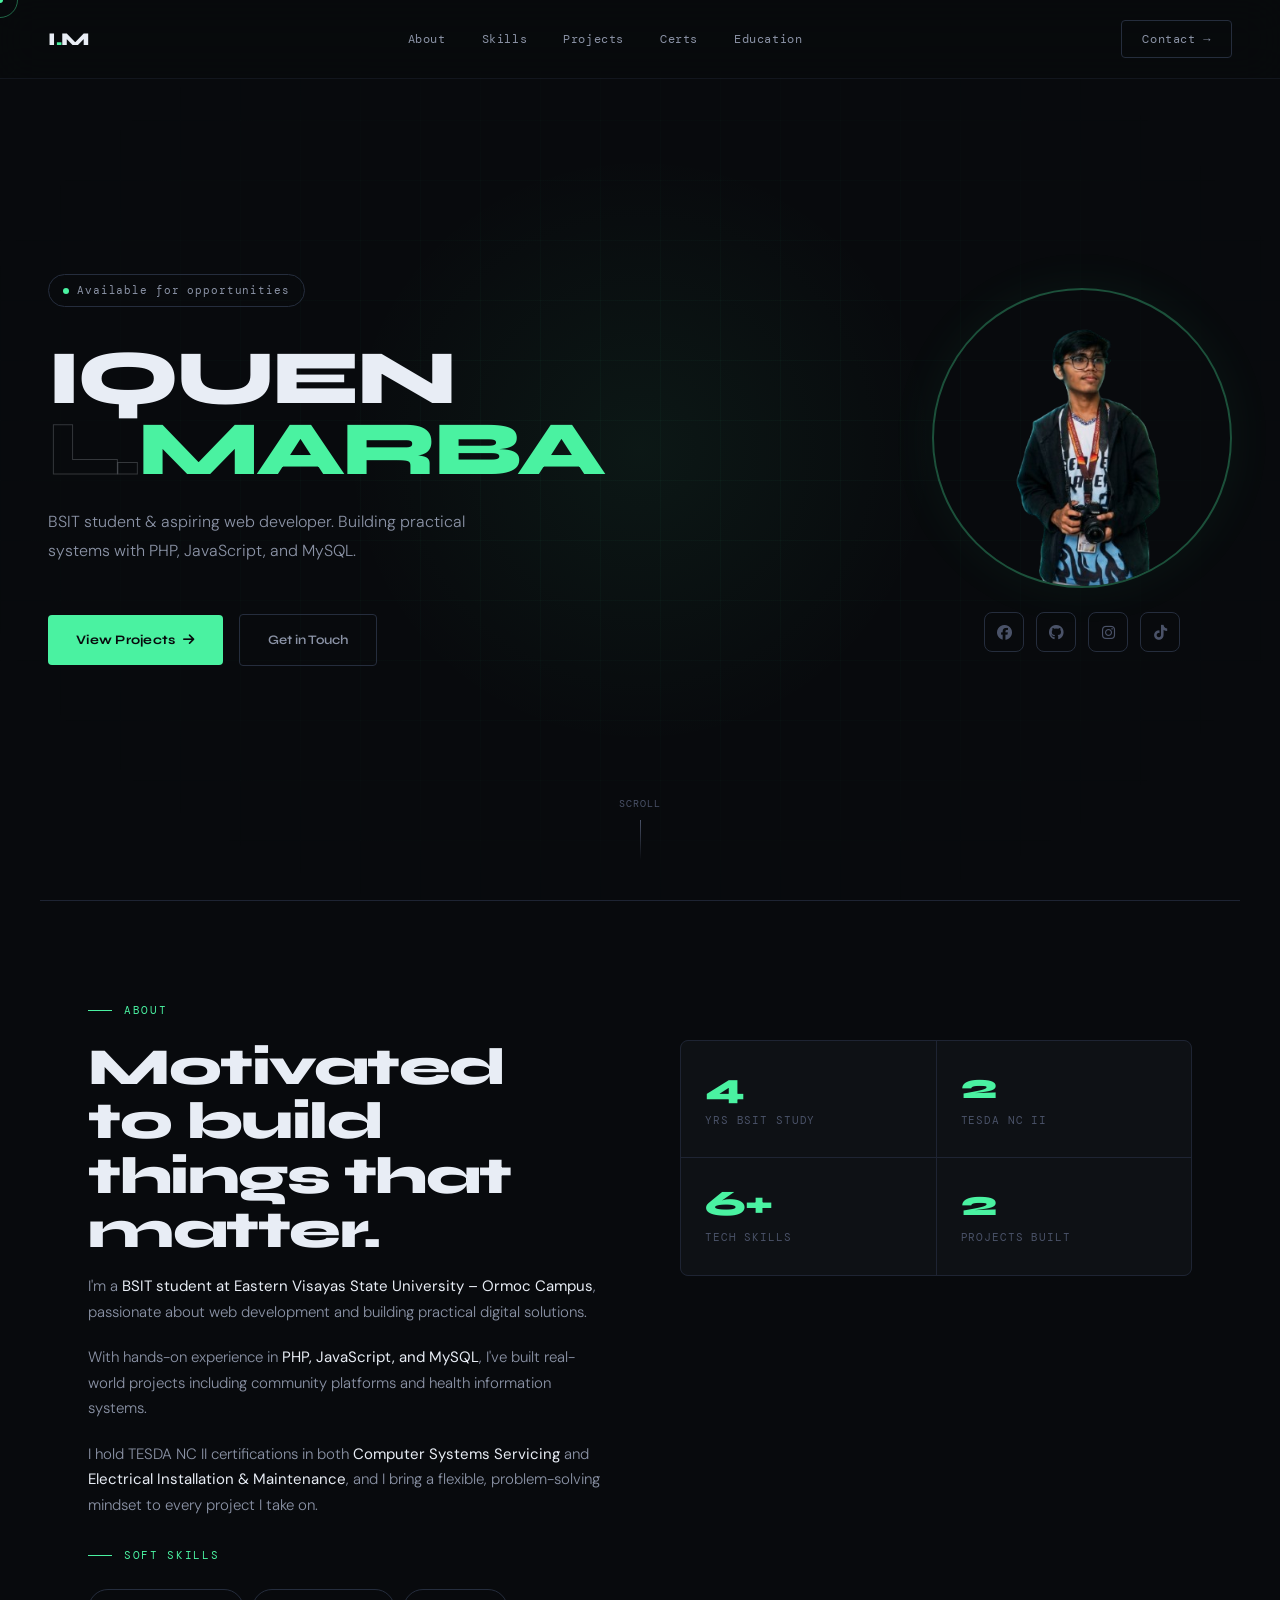
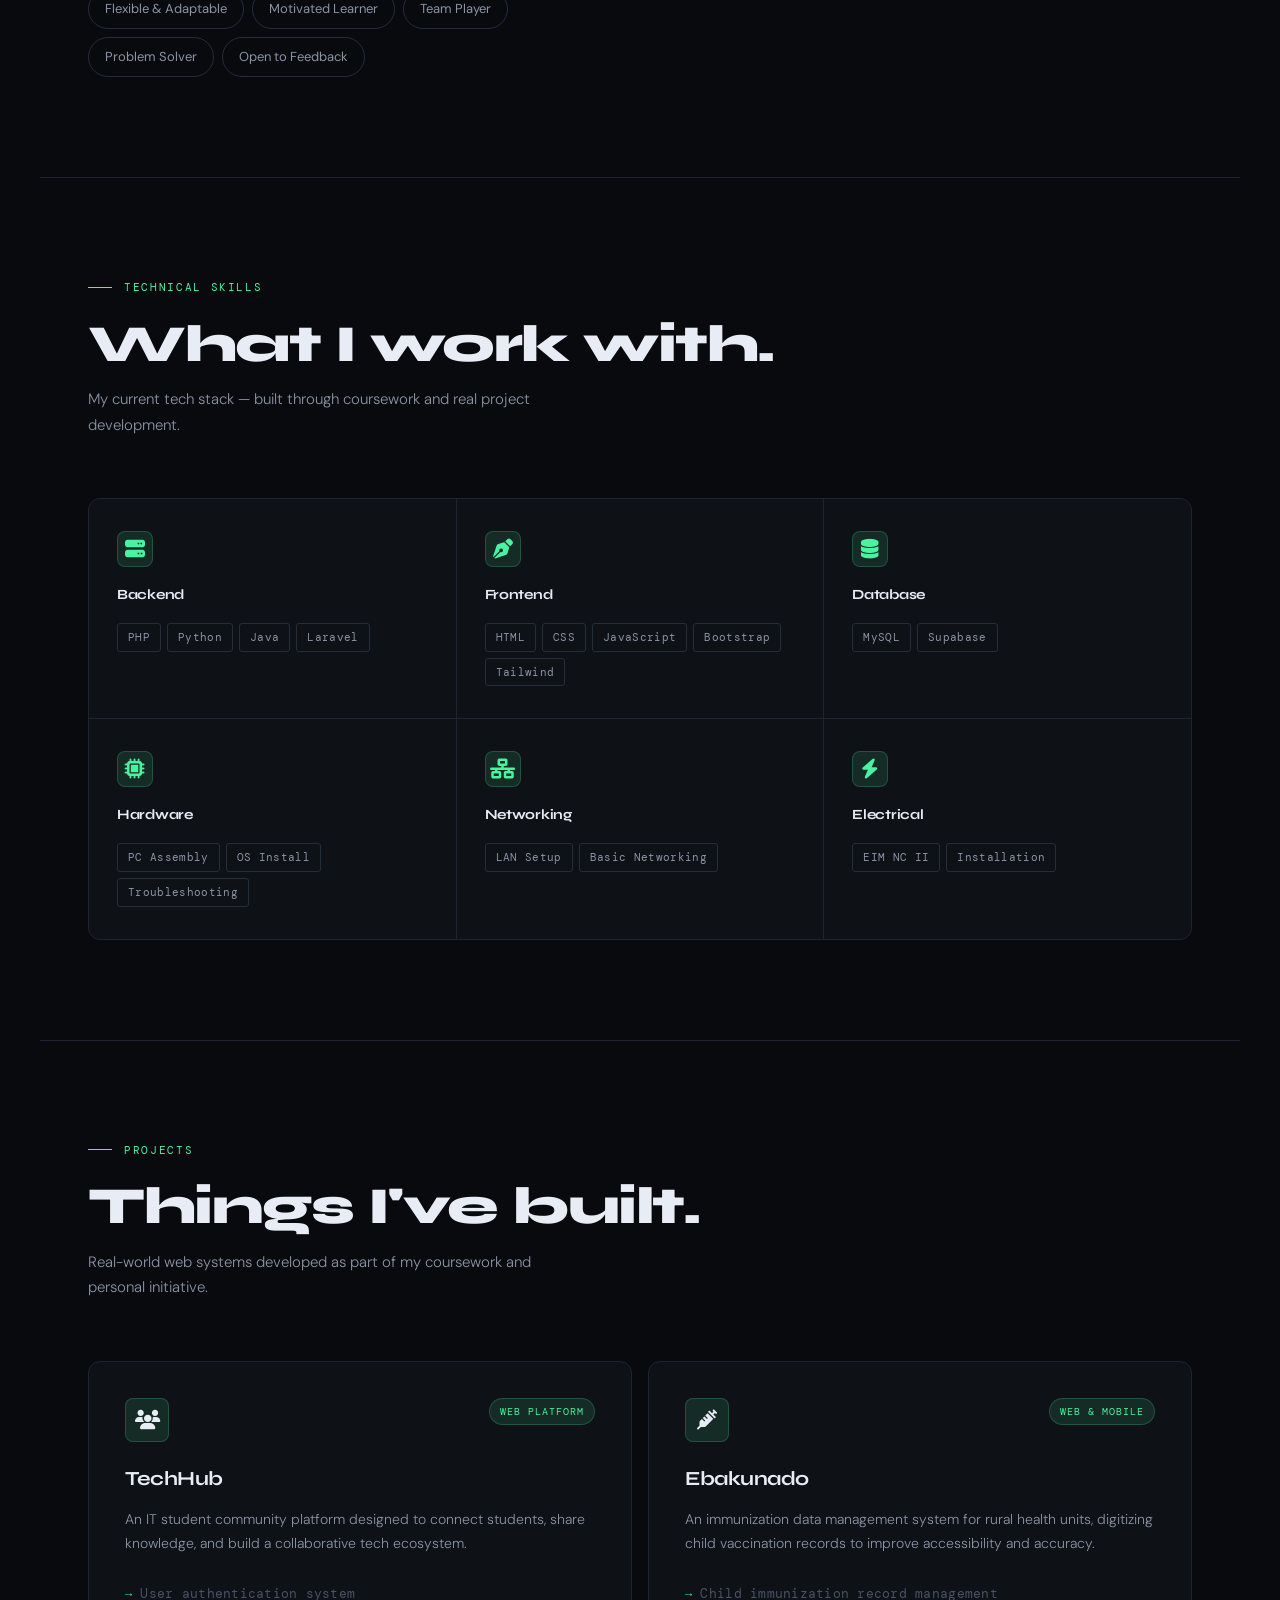
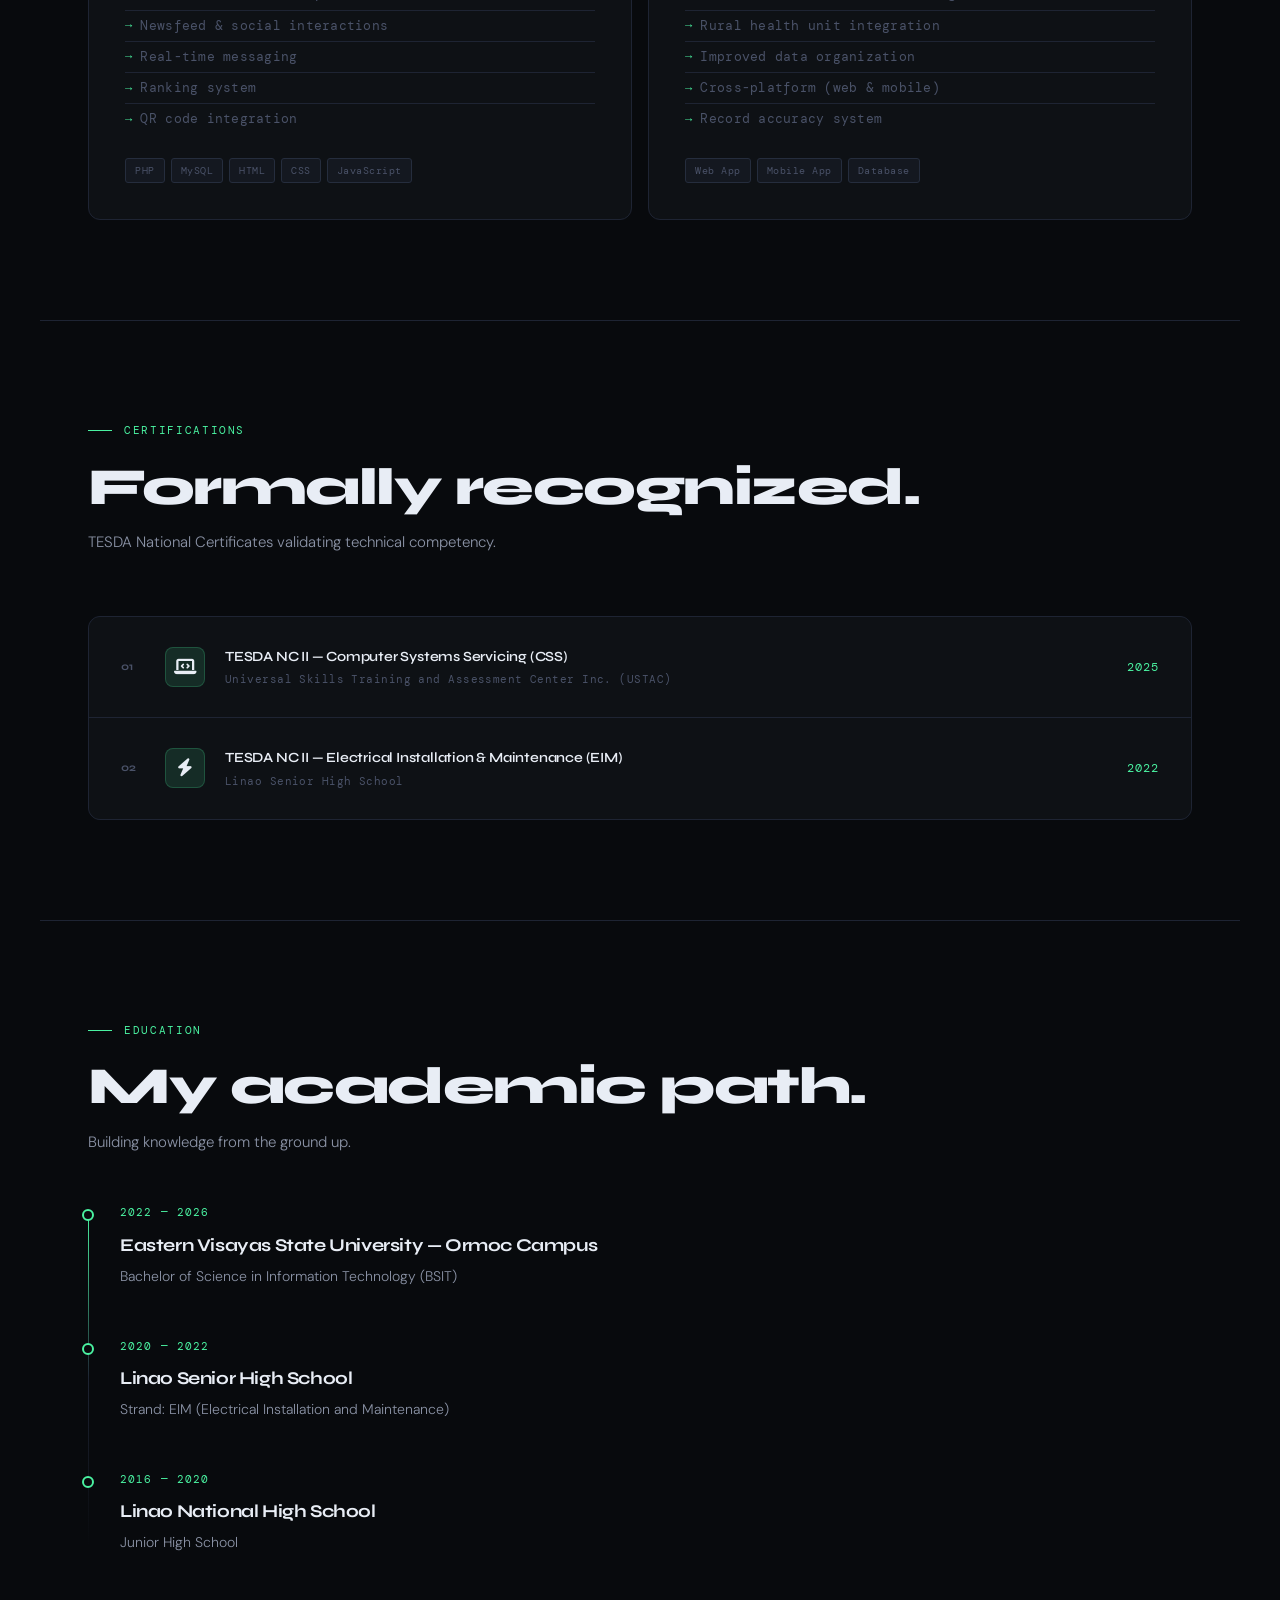
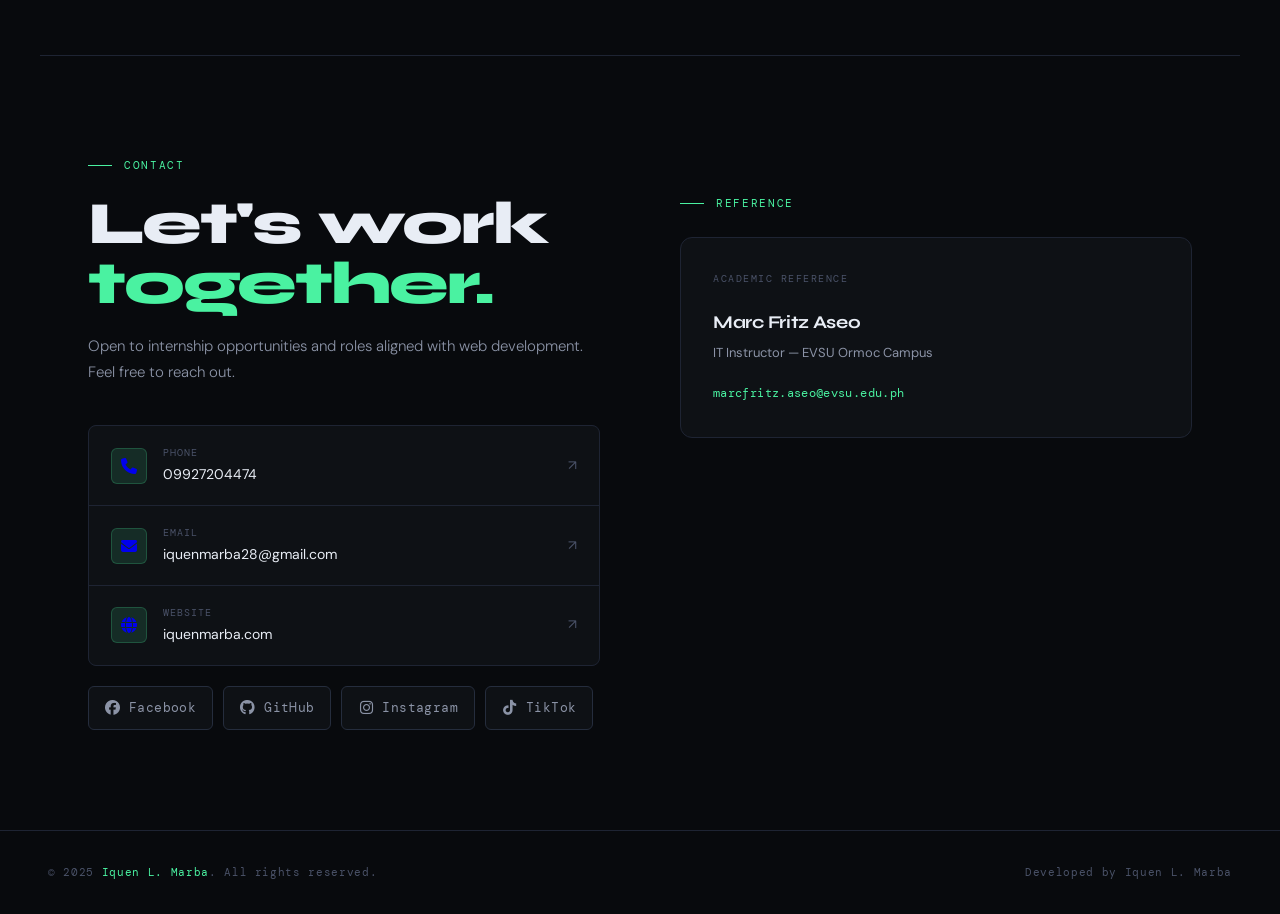
<file: index.html>
<!DOCTYPE html>
<html lang="en">

<head>
  <meta charset="UTF-8">
  <meta name="viewport" content="width=device-width, initial-scale=1.0">
  <title>Portfolio</title>
</head>

<body>

</body>
<script>
  function redirect() {
    window.location.href = "view/Portfolio.html";
  }
  redirect();
</script>

</html>
</file>
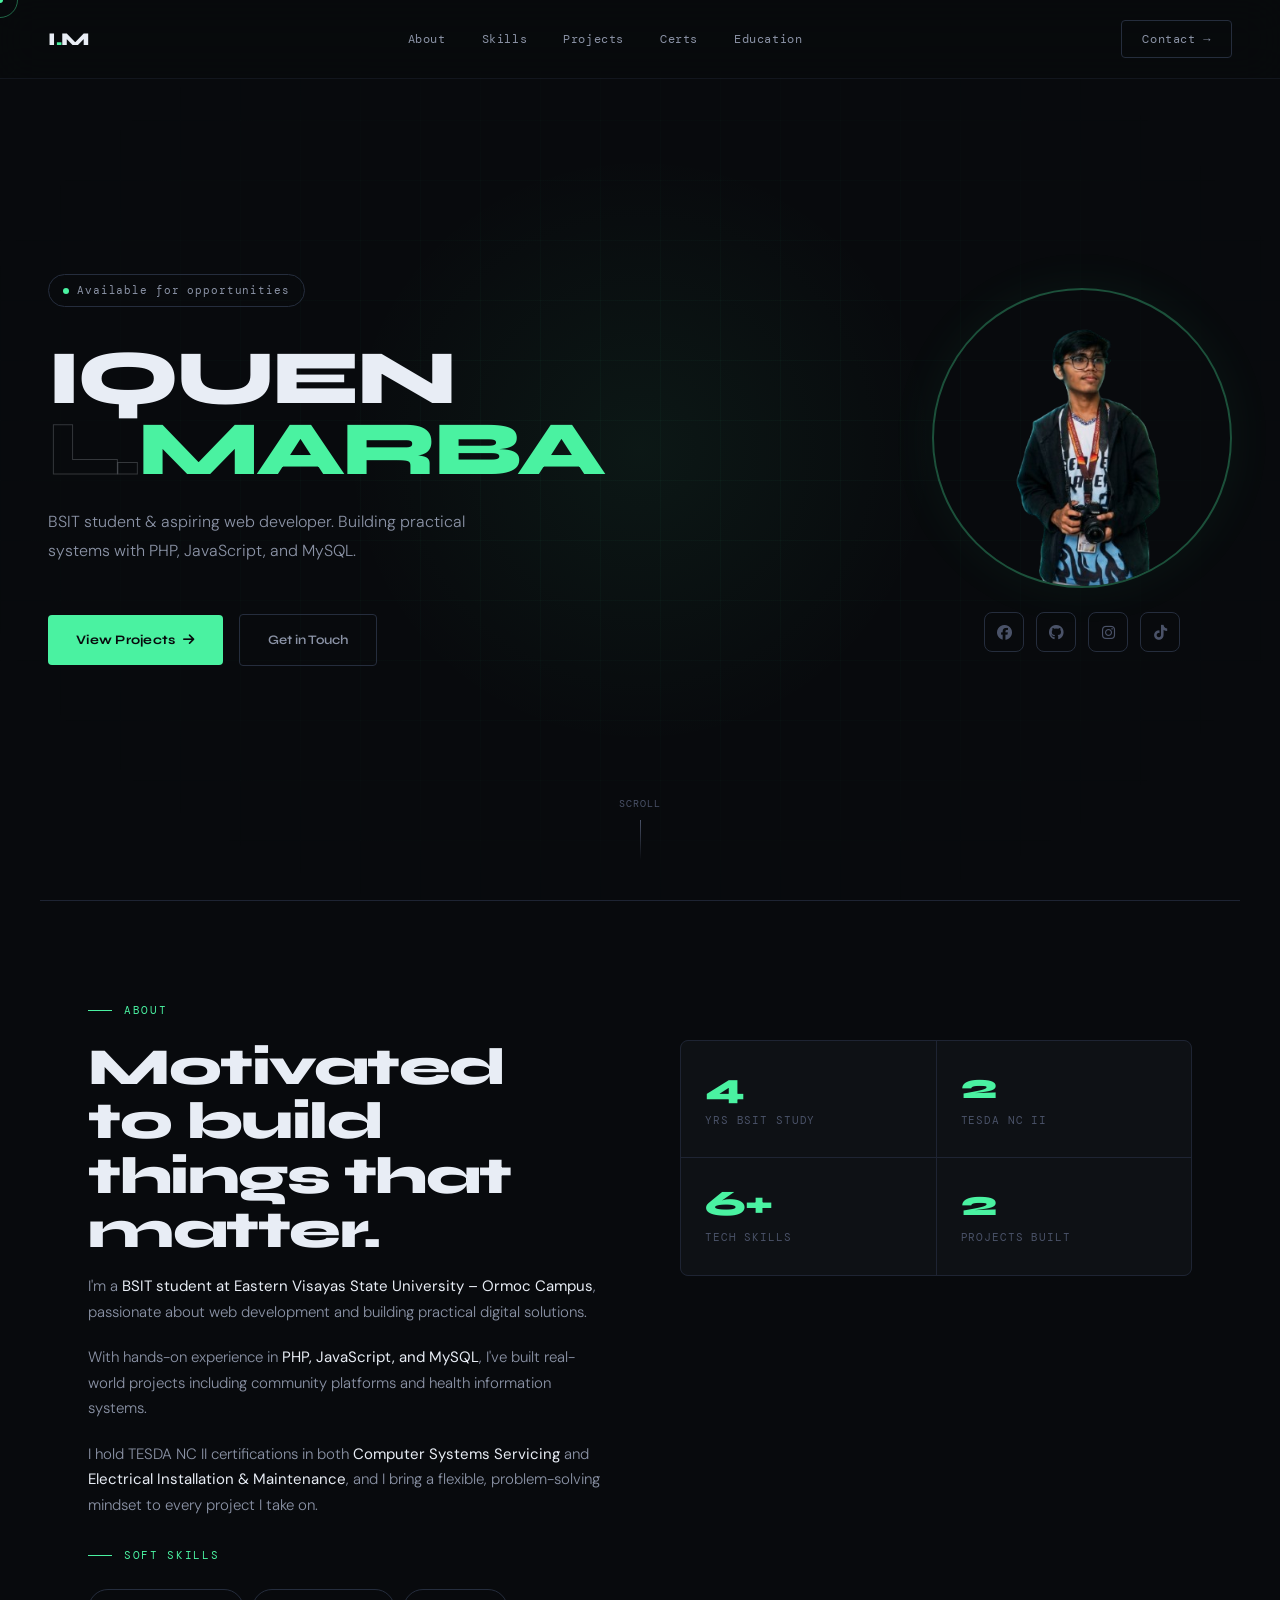
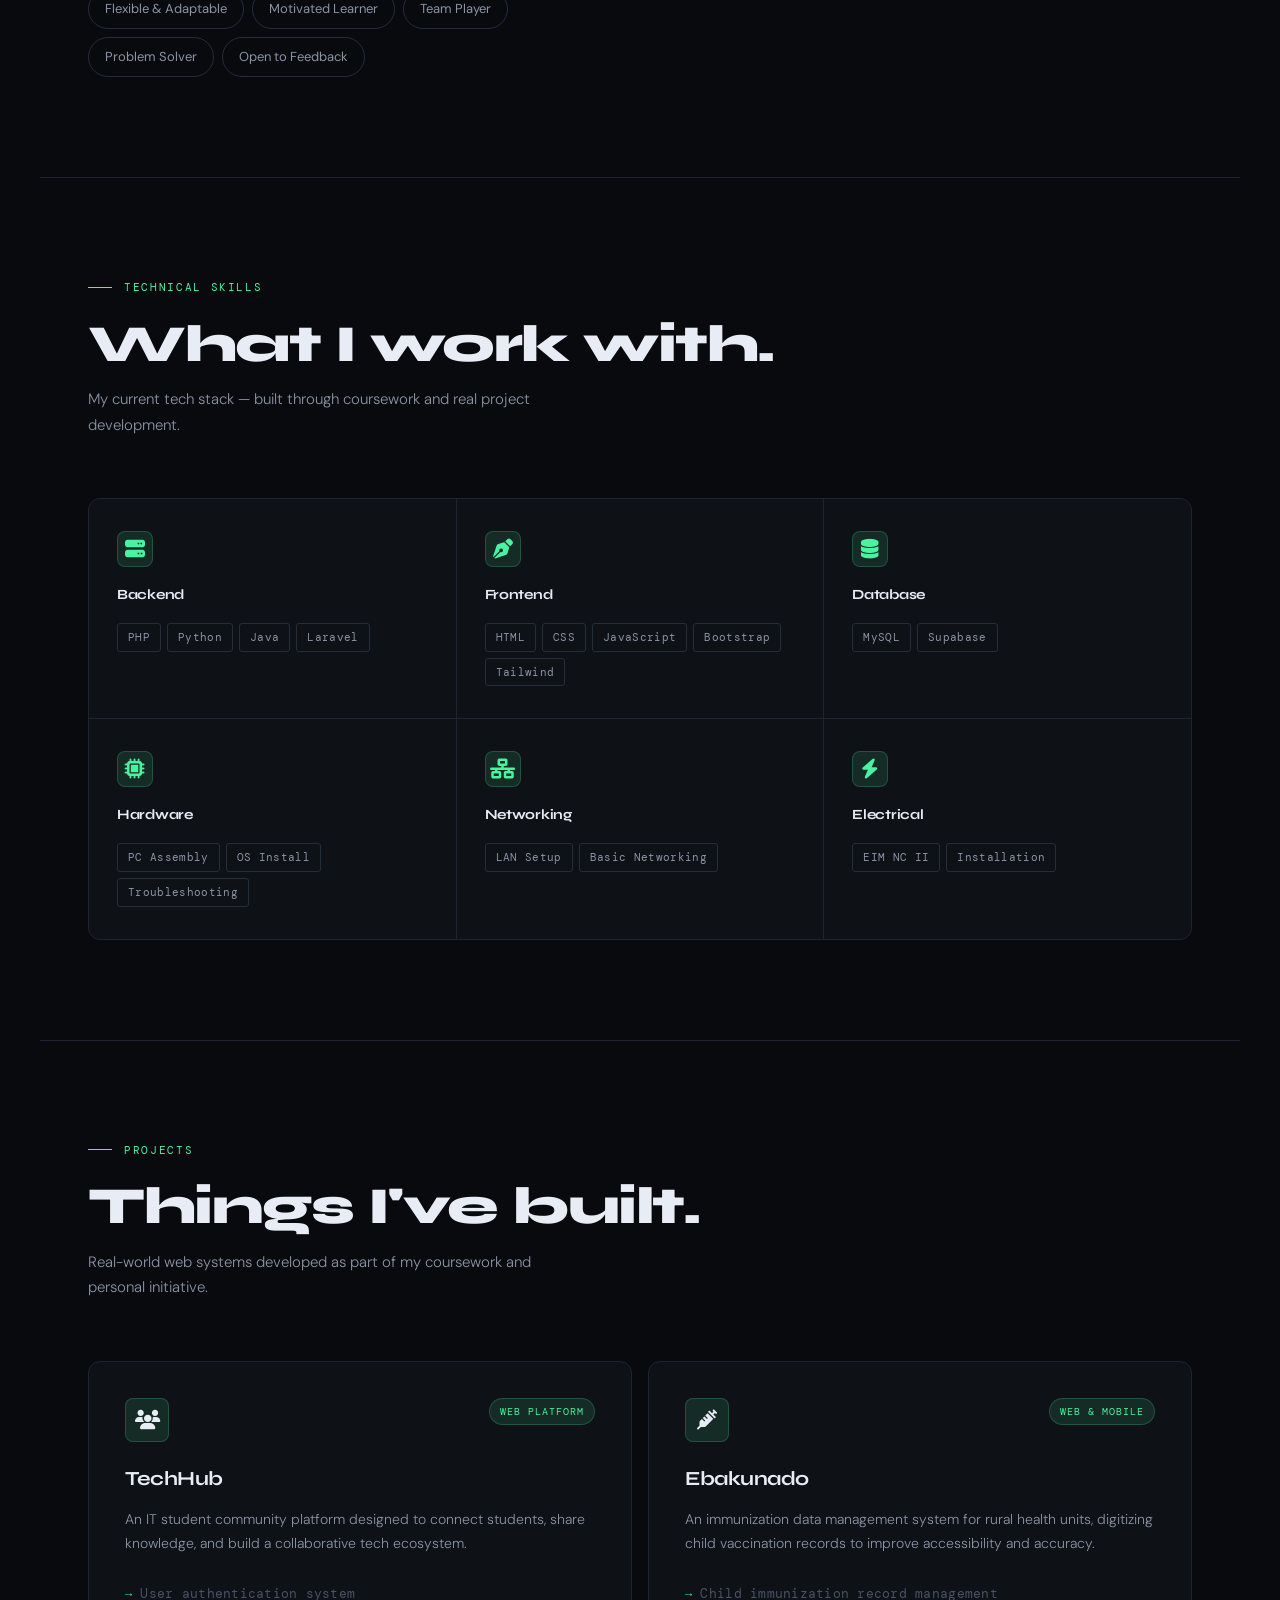
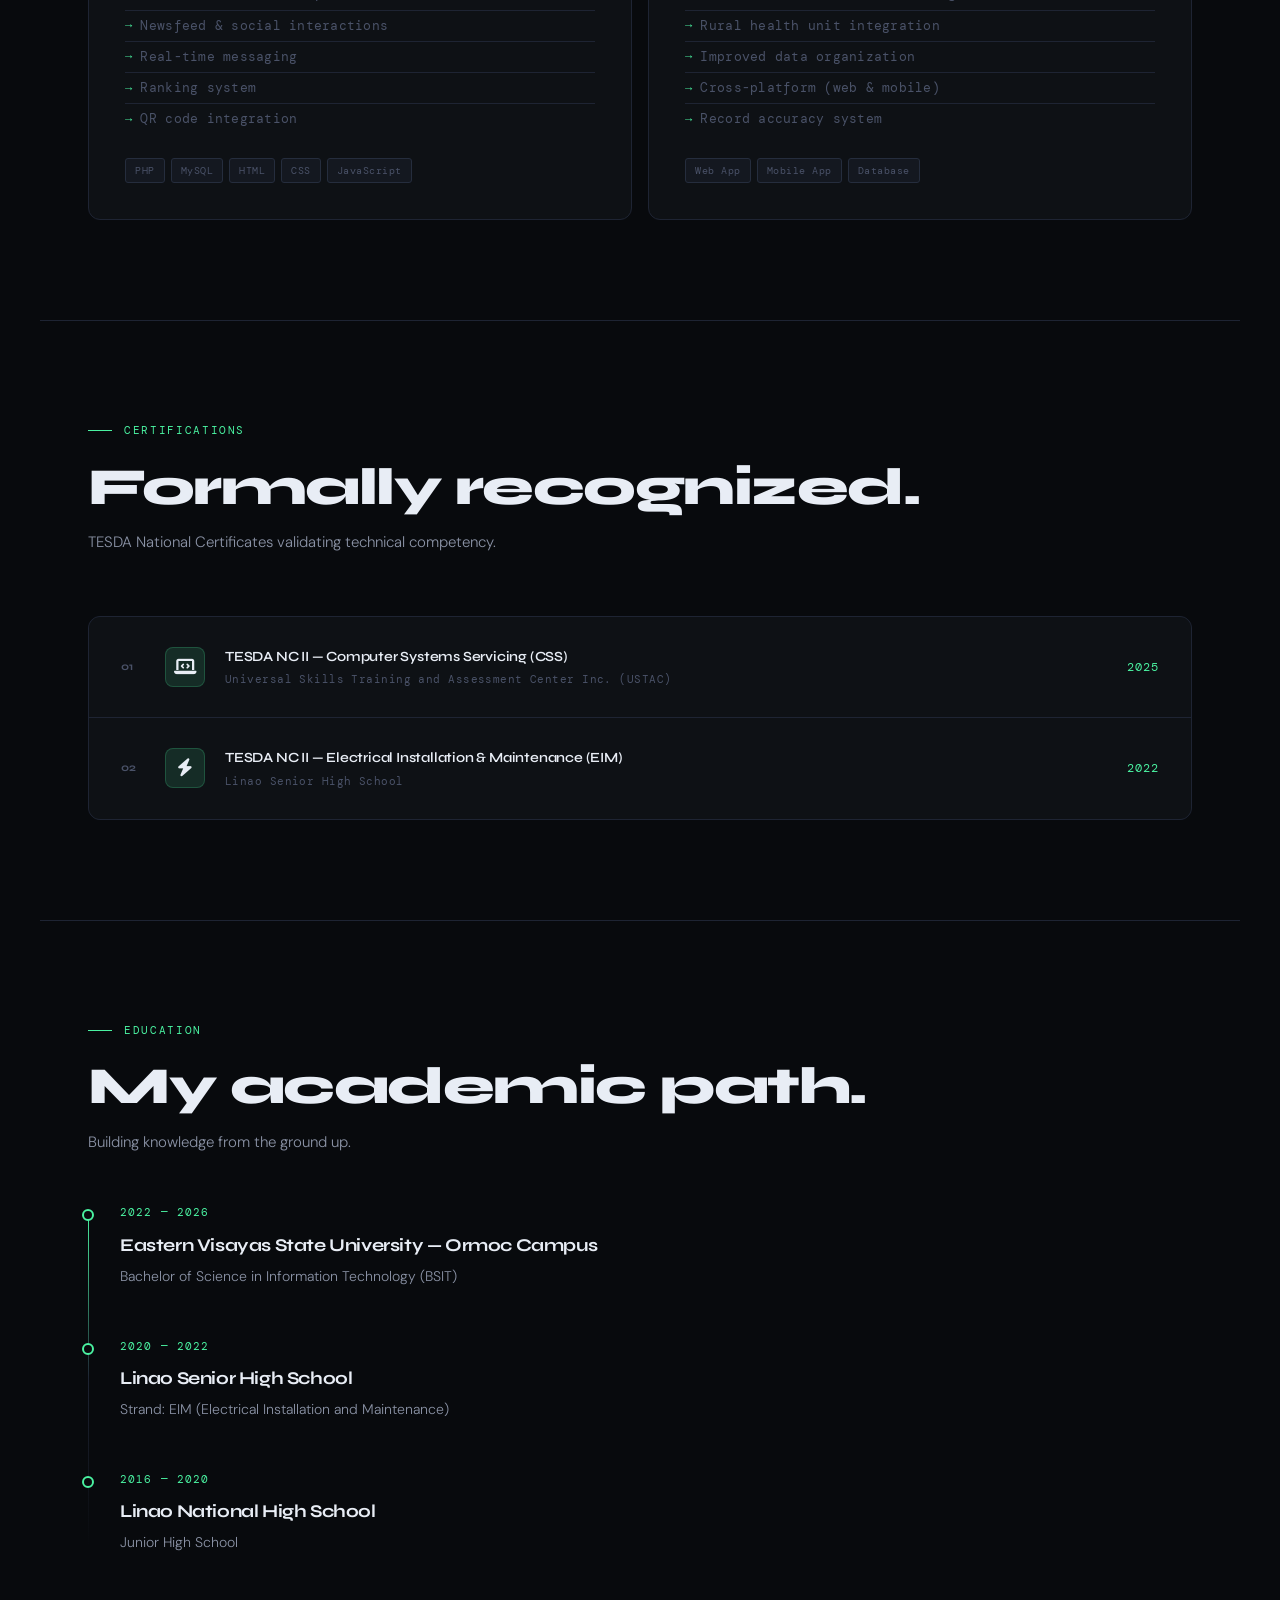
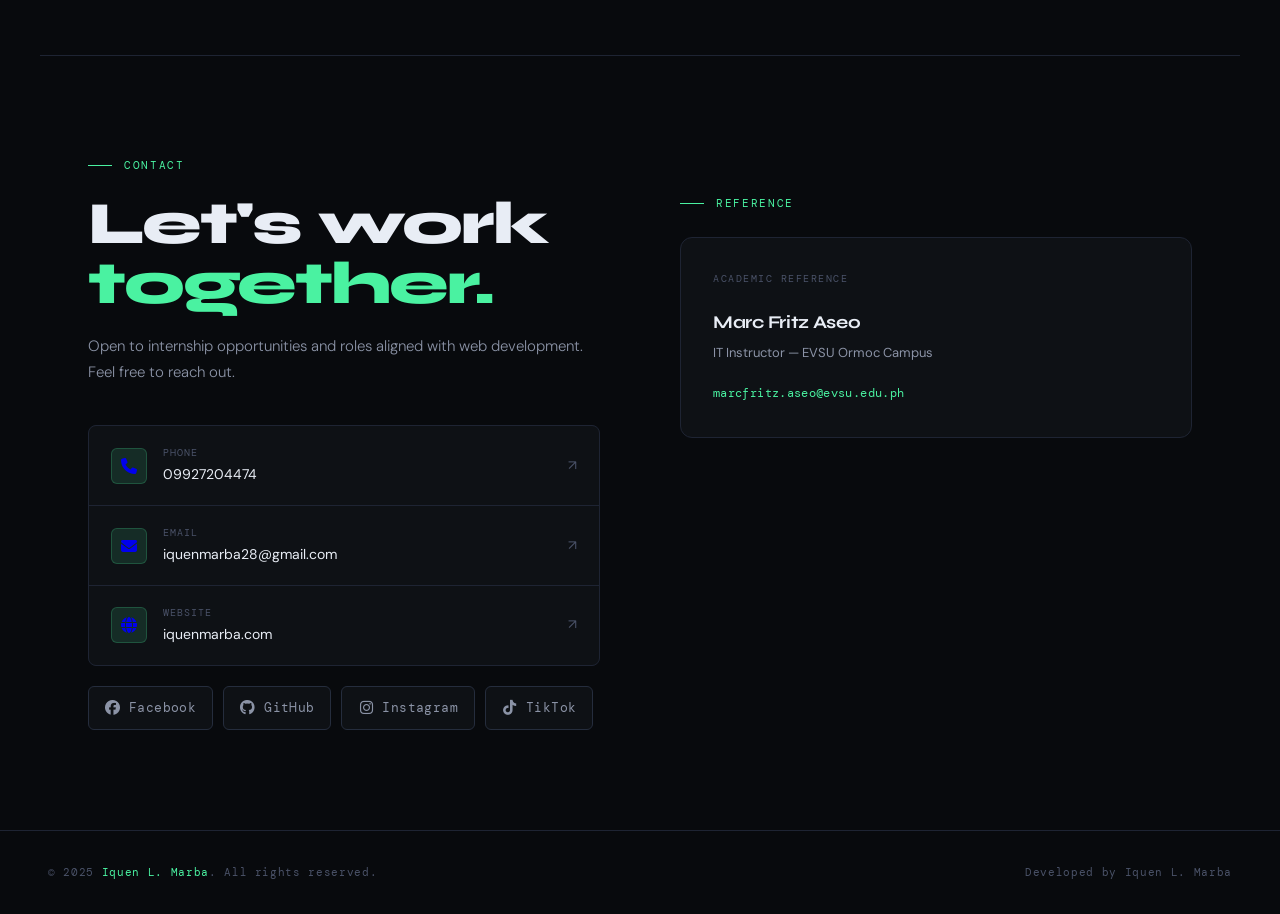
<file: view/Portfolio.html>
<!DOCTYPE html>
<html lang="en">

<head>
    <meta charset="UTF-8">
    <meta name="viewport" content="width=device-width, initial-scale=1.0">
    <title>Iquen Marba — Developer</title>
    <link rel="preconnect" href="https://fonts.googleapis.com">
    <link rel="preconnect" href="https://fonts.gstatic.com" crossorigin>
    <link rel="stylesheet" href="../css/style.css">
    <link
        href="https://fonts.googleapis.com/css2?family=Syne:wght@400;500;600;700;800&family=DM+Mono:ital,wght@0,300;0,400;1,300&family=DM+Sans:ital,opsz,wght@0,9..40,300;0,9..40,400;1,9..40,300&display=swap"
        rel="stylesheet">
    <link rel="stylesheet" href="https://cdnjs.cloudflare.com/ajax/libs/font-awesome/6.5.0/css/all.min.css">
    <style>

    </style>
</head>

<body>

    <!-- Custom cursor -->
    <div class="cursor" id="cursor">
        <div class="cursor-ring" id="cursorRing"></div>
        <div class="cursor-dot" id="cursorDot"></div>
    </div>

    <!-- Mobile menu -->
    <div class="mobile-menu" id="mobileMenu">
        <button class="mobile-close" id="mobileClose">✕</button>
        <a href="#about" onclick="closeMobile()">About</a>
        <a href="#skills" onclick="closeMobile()">Skills</a>
        <a href="#projects" onclick="closeMobile()">Projects</a>
        <a href="#certifications" onclick="closeMobile()">Certs</a>
        <a href="#education" onclick="closeMobile()">Education</a>
        <a href="#contact" onclick="closeMobile()">Contact</a>
    </div>

    <!-- Nav -->
    <nav>
        <a href="#hero" class="logo">I<span>.</span>M</a>
        <ul class="nav-links">
            <li><a href="#about">About</a></li>
            <li><a href="#skills">Skills</a></li>
            <li><a href="#projects">Projects</a></li>
            <li><a href="#certifications">Certs</a></li>
            <li><a href="#education">Education</a></li>
        </ul>
        <a href="#contact" class="nav-cta">Contact →</a>
        <button class="hamburger" id="hamburger" aria-label="Menu">
            <span></span><span></span><span></span>
        </button>
    </nav>

    <!-- Hero -->
    <div id="hero">
        <div class="hero-grid"></div>
        <div class="hero-glow"></div>
        <div class="hero-content">
            <div class="hero-text">
                <div class="hero-badge">Available for opportunities</div>
                <h1 class="hero-name">
                    IQUEN<br>
                    <span class="accent-line">L.</span><span class="highlight">MARBA</span>
                </h1>
                <p class="hero-sub">
                    BSIT student & aspiring web developer. Building practical systems with PHP, JavaScript, and MySQL.
                </p>
                <div class="hero-actions">
                    <a href="#projects" class="btn-primary">View Projects <i class="fas fa-arrow-right"></i></a>
                    <a href="#contact" class="btn-secondary">Get in Touch</a>
                </div>

            </div>
            <div class="hero-visual">
                <div class="hero-image">
                    <img src="../assets/img/pic2-removebg-preview.png" alt="Iquen Marba profile placeholder"
                        style="height: 300px;">
                </div>
                <div class="hero-socials">
                    <a href="https://www.facebook.com/iquen.marba.7/" target="_blank" class="hero-social-link"
                        title="Facebook"><i class="fab fa-facebook"></i></a>
                    <a href="https://github.com/kenox28" target="_blank" class="hero-social-link" title="GitHub"><i
                            class="fab fa-github"></i></a>
                    <a href="https://www.instagram.com/aykwen/" target="_blank" class="hero-social-link"
                        title="Instagram"><i class="fab fa-instagram"></i></a>
                    <a href="hhttps://www.tiktok.com/@iquenn0?_r=1&_t=ZS-95mei3ecykE" target="_blank"
                        class="hero-social-link" title="TikTok"><i class="fab fa-tiktok"></i></a>
                </div>
            </div>
        </div>
        <div class="hero-scroll">SCROLL</div>
    </div>

    <!-- About -->
    <section id="about" class="fade-in">
        <div class="section-label">About</div>
        <div class="about-grid">
            <div>
                <h2 class="section-title">Motivated to build<br>things that matter.</h2>
                <div class="about-text">
                    <p>I'm a <strong>BSIT student at Eastern Visayas State University – Ormoc Campus</strong>,
                        passionate about
                        web development and building practical digital solutions.</p>
                    <p>With hands-on experience in <strong>PHP, JavaScript, and MySQL</strong>, I've built real-world
                        projects
                        including community platforms and health information systems.</p>
                    <p>I hold TESDA NC II certifications in both <strong>Computer Systems Servicing</strong> and
                        <strong>Electrical Installation & Maintenance</strong>, and I bring a flexible, problem-solving
                        mindset to
                        every project I take on.
                    </p>
                </div>
                <div style="margin-top: 28px;">
                    <div class="section-label" style="margin-bottom: 12px;">Soft Skills</div>
                    <div class="soft-skills">
                        <div class="soft-tag">Flexible & Adaptable</div>
                        <div class="soft-tag">Motivated Learner</div>
                        <div class="soft-tag">Team Player</div>
                        <div class="soft-tag">Problem Solver</div>
                        <div class="soft-tag">Open to Feedback</div>
                    </div>
                </div>
            </div>
            <div class="about-stats">
                <div class="stat-card">
                    <div class="stat-number">4</div>
                    <div class="stat-label">YRS BSIT STUDY</div>
                </div>
                <div class="stat-card">
                    <div class="stat-number">2</div>
                    <div class="stat-label">TESDA NC II</div>
                </div>
                <div class="stat-card">
                    <div class="stat-number">6+</div>
                    <div class="stat-label">TECH SKILLS</div>
                </div>
                <div class="stat-card">
                    <div class="stat-number">2</div>
                    <div class="stat-label">PROJECTS BUILT</div>
                </div>
            </div>
        </div>
    </section>

    <!-- Skills -->
    <section id="skills" class="fade-in">
        <div class="section-label">Technical Skills</div>
        <h2 class="section-title">What I work with.</h2>
        <p class="section-desc">My current tech stack — built through coursework and real project development.</p>
        <div class="skills-container">
            <div class="skill-group">
                <div class="skill-icon"><i class="fas fa-server"></i></div>
                <div class="skill-group-title">Backend</div>
                <div class="skill-tags">
                    <span class="tag">PHP</span>
                    <span class="tag">Python</span>
                    <span class="tag">Java</span>
                    <span class="tag">Laravel</span>

                </div>
            </div>
            <div class="skill-group">
                <div class="skill-icon"><i class="fas fa-pen-nib"></i></div>
                <div class="skill-group-title">Frontend</div>
                <div class="skill-tags">
                    <span class="tag">HTML</span>
                    <span class="tag">CSS</span>
                    <span class="tag">JavaScript</span>
                    <span class="tag">Bootstrap</span>
                    <span class="tag">Tailwind</span>
                </div>
            </div>
            <div class="skill-group">
                <div class="skill-icon"><i class="fas fa-database"></i></div>
                <div class="skill-group-title">Database</div>
                <div class="skill-tags">
                    <span class="tag">MySQL</span>
                    <span class="tag">Supabase</span>
                </div>
            </div>
            <div class="skill-group">
                <div class="skill-icon"><i class="fas fa-microchip"></i></div>
                <div class="skill-group-title">Hardware</div>
                <div class="skill-tags">
                    <span class="tag">PC Assembly</span>
                    <span class="tag">OS Install</span>
                    <span class="tag">Troubleshooting</span>
                </div>
            </div>
            <div class="skill-group">
                <div class="skill-icon"><i class="fas fa-network-wired"></i></div>
                <div class="skill-group-title">Networking</div>
                <div class="skill-tags">
                    <span class="tag">LAN Setup</span>
                    <span class="tag">Basic Networking</span>
                </div>
            </div>
            <div class="skill-group">
                <div class="skill-icon"><i class="fas fa-bolt"></i></div>
                <div class="skill-group-title">Electrical</div>
                <div class="skill-tags">
                    <span class="tag">EIM NC II</span>
                    <span class="tag">Installation</span>
                </div>
            </div>
        </div>
    </section>

    <!-- Projects -->
    <section id="projects" class="fade-in">
        <div class="section-label">Projects</div>
        <h2 class="section-title">Things I've built.</h2>
        <p class="section-desc">Real-world web systems developed as part of my coursework and personal initiative.</p>
        <div class="projects-grid">

            <div class="project-card">
                <div class="project-header">
                    <div class="project-icon"><i class="fas fa-users"></i></div>
                    <span class="project-type">Web Platform</span>
                </div>
                <h3 class="project-title">TechHub</h3>
                <p class="project-desc">An IT student community platform designed to connect students, share knowledge,
                    and
                    build a collaborative tech ecosystem.</p>
                <ul class="project-features">
                    <li>User authentication system</li>
                    <li>Newsfeed & social interactions</li>
                    <li>Real-time messaging</li>
                    <li>Ranking system</li>
                    <li>QR code integration</li>
                </ul>
                <div class="project-stack">
                    <span class="stack-tag">PHP</span>
                    <span class="stack-tag">MySQL</span>
                    <span class="stack-tag">HTML</span>
                    <span class="stack-tag">CSS</span>
                    <span class="stack-tag">JavaScript</span>
                </div>
            </div>

            <div class="project-card">
                <div class="project-header">
                    <div class="project-icon"><i class="fas fa-syringe"></i></div>
                    <span class="project-type">Web & Mobile</span>
                </div>
                <h3 class="project-title">Ebakunado</h3>
                <p class="project-desc">An immunization data management system for rural health units, digitizing child
                    vaccination records to improve accessibility and accuracy.</p>
                <ul class="project-features">
                    <li>Child immunization record management</li>
                    <li>Rural health unit integration</li>
                    <li>Improved data organization</li>
                    <li>Cross-platform (web & mobile)</li>
                    <li>Record accuracy system</li>
                </ul>
                <div class="project-stack">
                    <span class="stack-tag">Web App</span>
                    <span class="stack-tag">Mobile App</span>
                    <span class="stack-tag">Database</span>
                </div>
            </div>

        </div>
    </section>

    <!-- Certifications -->
    <section id="certifications" class="fade-in">
        <div class="section-label">Certifications</div>
        <h2 class="section-title">Formally recognized.</h2>
        <p class="section-desc">TESDA National Certificates validating technical competency.</p>
        <div class="cert-list">
            <div class="cert-item">
                <div class="cert-left">
                    <div class="cert-num">01</div>
                    <div class="cert-badge"><i class="fas fa-laptop-code"></i></div>
                    <div class="cert-info">
                        <div class="cert-name">TESDA NC II — Computer Systems Servicing (CSS)</div>
                        <div class="cert-issuer">Universal Skills Training and Assessment Center Inc. (USTAC)</div>
                    </div>
                </div>
                <div class="cert-year">2025</div>
            </div>
            <div class="cert-item">
                <div class="cert-left">
                    <div class="cert-num">02</div>
                    <div class="cert-badge"><i class="fas fa-bolt"></i></div>
                    <div class="cert-info">
                        <div class="cert-name">TESDA NC II — Electrical Installation & Maintenance (EIM)</div>
                        <div class="cert-issuer">Linao Senior High School</div>
                    </div>
                </div>
                <div class="cert-year">2022</div>
            </div>
        </div>
    </section>

    <!-- Education -->
    <section id="education" class="fade-in">
        <div class="section-label">Education</div>
        <h2 class="section-title">My academic path.</h2>
        <p class="section-desc" style="margin-bottom: 48px;">Building knowledge from the ground up.</p>
        <div class="edu-timeline">
            <div class="edu-item">
                <div class="edu-period">2022 — 2026</div>
                <div class="edu-school">Eastern Visayas State University — Ormoc Campus</div>
                <div class="edu-degree">Bachelor of Science in Information Technology (BSIT)</div>
            </div>
            <div class="edu-item">
                <div class="edu-period">2020 — 2022</div>
                <div class="edu-school">Linao Senior High School</div>
                <div class="edu-degree">Strand: EIM (Electrical Installation and Maintenance)</div>
            </div>
            <div class="edu-item">
                <div class="edu-period">2016 — 2020</div>
                <div class="edu-school">Linao National High School</div>
                <div class="edu-degree">Junior High School</div>
            </div>
        </div>
    </section>

    <!-- Contact -->
    <section id="contact" class="fade-in">
        <div class="section-label">Contact</div>
        <div class="contact-grid">
            <div>
                <h2 class="contact-headline">Let's work<br><span>together.</span></h2>
                <p class="contact-sub">
                    Open to internship opportunities and roles aligned with web development. Feel free to reach out.
                </p>
                <div class="contact-links">
                    <a href="tel:09927204474" class="contact-link">
                        <div class="contact-link-icon"><i class="fas fa-phone"></i></div>
                        <div class="contact-link-text">
                            <div class="contact-link-label">Phone</div>
                            <div class="contact-link-value">09927204474</div>
                        </div>
                        <span class="contact-link-arrow">↗</span>
                    </a>
                    <a href="mailto:iquenmarba28@gmail.com" class="contact-link">
                        <div class="contact-link-icon"><i class="fas fa-envelope"></i></div>
                        <div class="contact-link-text">
                            <div class="contact-link-label">Email</div>
                            <div class="contact-link-value">iquenmarba28@gmail.com</div>
                        </div>
                        <span class="contact-link-arrow">↗</span>
                    </a>
                    <a href="https://kenox28.github.io/I.M-PORTFOLIO/" target="_blank" class="contact-link">
                        <div class="contact-link-icon"><i class="fas fa-globe"></i></div>
                        <div class="contact-link-text">
                            <div class="contact-link-label">Website</div>
                            <div class="contact-link-value">iquenmarba.com</div>
                        </div>
                        <span class="contact-link-arrow">↗</span>
                    </a>
                </div>
                <div class="contact-socials">
                    <a href="https://www.facebook.com/iquen.marba.7/" target="_blank"
                        class="contact-social-link facebook"><i class="fab fa-facebook"></i> Facebook</a>
                    <a href="https://github.com/kenox28" target="_blank" class="contact-social-link github"><i
                            class="fab fa-github"></i>
                        GitHub</a>
                    <a href="https://www.instagram.com/aykwen/" target="_blank" class="contact-social-link instagram"><i
                            class="fab fa-instagram"></i> Instagram</a>
                    <a href="https://www.tiktok.com/@iquenn0?_r=1&_t=ZS-95mei3ecykE" target="_blank"
                        class="contact-social-link tiktok"><i class="fab fa-tiktok"></i>
                        TikTok</a>
                </div>
            </div>
            <div>
                <div class="section-label">Reference</div>
                <div class="ref-card">
                    <div class="ref-label">Academic Reference</div>
                    <div class="ref-name">Marc Fritz Aseo</div>
                    <div class="ref-title">IT Instructor — EVSU Ormoc Campus</div>
                    <a href="mailto:marcfritz.aseo@evsu.edu.ph" class="ref-email">marcfritz.aseo@evsu.edu.ph</a>
                </div>
            </div>
        </div>
    </section>

    <!-- Footer -->
    <footer>
        <div class="footer-text">© 2025 <span>Iquen L. Marba</span>. All rights reserved.</div>
        <div class="footer-text">Developed by Iquen L. Marba</div>
    </footer>

    <script src="../js/portfolio.js"></script>
</body>

</html>
</file>
<file: css/style.css>
:root {
        --bg: #080a0d;
        --bg2: #0e1115;
        --bg3: #141820;
        --surface: #1a1f2a;
        --border: #1e2433;
        --border2: #252d3d;
        --accent: #4af2a1;
        --accent2: #1affb2;
        --accent-dim: rgba(74, 242, 161, 0.12);
        --accent-glow: rgba(74, 242, 161, 0.06);
        --text: #e8edf5;
        --text2: #8b93a6;
        --text3: #4a5268;
        --red: #ff4d6a;
        --blue: #4da6ff;
        --yellow: #ffd166;
    }

    *,
    *::before,
    *::after {
        box-sizing: border-box;
        margin: 0;
        padding: 0;
    }

    html {
        scroll-behavior: smooth;
    }

    body {
        background: var(--bg);
        color: var(--text);
        font-family: 'DM Sans', sans-serif;
        font-size: 15px;
        line-height: 1.7;
        overflow-x: hidden;

    }

    /* Custom cursor */
    .cursor {
        position: fixed;
        top: 0;
        left: 0;
        pointer-events: none;
        z-index: 9999;
    }

    .cursor-dot {
        width: 6px;
        height: 6px;
        background: var(--accent);
        border-radius: 50%;
        transform: translate(-50%, -50%);
        transition: transform 0.1s;
    }

    .cursor-ring {
        width: 36px;
        height: 36px;
        border: 1px solid rgba(74, 242, 161, 0.4);
        border-radius: 50%;
        transform: translate(-50%, -50%);
        transition: transform 0.18s ease, width 0.2s, height 0.2s, border-color 0.2s;
        position: absolute;
        top: 0;
        left: 0;
    }

    body:hover .cursor-ring {
        opacity: 1;
    }

    /* Nav */
    nav {
        position: fixed;
        top: 0;
        left: 0;
        right: 0;
        z-index: 100;
        padding: 20px 48px;
        display: flex;
        justify-content: space-between;
        align-items: center;
        background: rgba(8, 10, 13, 0.7);
        backdrop-filter: blur(20px);
        border-bottom: 1px solid rgba(30, 36, 51, 0.5);
    }

    .logo {
        font-family: 'Syne', sans-serif;
        font-weight: 800;
        font-size: 18px;
        letter-spacing: -0.5px;
        color: var(--text);
        text-decoration: none;
    }

    .logo span {
        color: var(--accent);
    }

    .nav-links {
        display: flex;
        gap: 36px;
        list-style: none;
    }

    .nav-links a {
        font-family: 'DM Mono', monospace;
        font-size: 12px;
        color: var(--text2);
        text-decoration: none;
        letter-spacing: 0.05em;
        transition: color 0.2s;
    }

    .nav-links a:hover {
        color: var(--accent);
    }

    .nav-cta {
        font-family: 'DM Mono', monospace;
        font-size: 12px;
        padding: 8px 20px;
        border: 1px solid var(--border2);
        border-radius: 4px;
        color: var(--text2);
        text-decoration: none;
        transition: all 0.2s;
        letter-spacing: 0.05em;
    }

    .nav-cta:hover {
        border-color: var(--accent);
        color: var(--accent);
        background: var(--accent-dim);
    }

    .hamburger {
        display: none;
        flex-direction: column;
        gap: 5px;
        cursor: none;
        padding: 4px;
    }

    .hamburger span {
        width: 24px;
        height: 1.5px;
        background: var(--text2);
        transition: all 0.3s;
        display: block;
    }

    /* Hero */
    #hero {
        min-height: 100vh;
        display: flex;
        align-items: center;
        padding: 120px 48px 80px;
        position: relative;
        overflow: hidden;
    }

    .hero-grid {
        position: absolute;
        inset: 0;
        background-image:
            linear-gradient(rgba(74, 242, 161, 0.03) 1px, transparent 1px),
            linear-gradient(90deg, rgba(74, 242, 161, 0.03) 1px, transparent 1px);
        background-size: 60px 60px;
        mask-image: radial-gradient(ellipse at 50% 50%, black 20%, transparent 80%);
    }

    .hero-glow {
        position: absolute;
        width: 600px;
        height: 600px;
        background: radial-gradient(circle, rgba(74, 242, 161, 0.06) 0%, transparent 70%);
        top: 50%;
        left: 50%;
        transform: translate(-50%, -50%);
        pointer-events: none;
    }

    .hero-content {
        max-width: 1200px;
        margin: 0 auto;
        width: 100%;
        position: relative;
        z-index: 1;
        display: flex;
        justify-content: space-between;
        align-items: center;
        gap: 40px;
    }

    .hero-text {
        flex: 1;
    }

    .hero-visual {
        display: flex;
        flex-direction: column;
        align-items: center;
        gap: 24px;
        flex-shrink: 0;
    }

    .hero-image {
        width: 300px;
        height: 300px;
        border-radius: 50%;
        border: 2px solid rgba(74, 242, 161, 0.3);
        overflow: hidden;
        box-shadow: 0 0 50px var(--accent-glow);
    }

    .hero-image img {
        width: 100%;
        height: 100%;
        object-fit: cover;
    }

    .hero-badge {
        display: inline-flex;
        align-items: center;
        gap: 8px;
        padding: 6px 14px;
        border: 1px solid var(--border2);
        border-radius: 100px;
        font-family: 'DM Mono', monospace;
        font-size: 11px;
        color: var(--text2);
        margin-bottom: 36px;
        letter-spacing: 0.08em;
    }

    .hero-badge::before {
        content: '';
        width: 6px;
        height: 6px;
        background: var(--accent);
        border-radius: 50%;
        animation: pulse 2s infinite;
    }

    @keyframes pulse {

        0%,
        100% {
            opacity: 1;
        }

        50% {
            opacity: 0.3;
        }
    }

    .hero-name {
        font-family: 'Syne', sans-serif;
        font-weight: 800;
        font-size: clamp(45px, 6vw, 105px);
        line-height: 0.92;
        letter-spacing: -3px;
        margin-bottom: 24px;
        color: var(--text);
    }

    .hero-name .accent-line {
        color: transparent;
        -webkit-text-stroke: 1px rgba(232, 237, 245, 0.2);
    }

    .hero-name .highlight {
        color: var(--accent);
    }

    .hero-sub {
        font-size: 16px;
        color: var(--text2);
        max-width: 420px;
        margin-bottom: 48px;
        font-weight: 300;
        line-height: 1.8;
    }

    .hero-actions {
        display: flex;
        gap: 16px;
        flex-wrap: wrap;
        align-items: center;
    }

    .hero-socials {
        display: flex;
        gap: 12px;
        align-items: center;
    }

    .hero-social-link {
        width: 40px;
        height: 40px;
        border: 1px solid var(--border2);
        border-radius: 8px;
        display: flex;
        align-items: center;
        justify-content: center;
        color: var(--text3);
        font-size: 15px;
        text-decoration: none;
        transition: all 0.25s;
        background: transparent;
    }

    .hero-social-link:hover {
        border-color: var(--accent);
        color: var(--accent);
        background: var(--accent-dim);
        transform: translateY(-3px);
        box-shadow: 0 6px 20px rgba(74, 242, 161, 0.15);
    }

    .contact-socials {
        display: flex;
        gap: 10px;
        margin-top: 20px;
        flex-wrap: wrap;
    }

    .contact-social-link {
        display: flex;
        align-items: center;
        gap: 8px;
        padding: 10px 16px;
        border: 1px solid var(--border2);
        border-radius: 6px;
        color: var(--text2);
        font-size: 13px;
        text-decoration: none;
        font-family: 'DM Mono', monospace;
        letter-spacing: 0.03em;
        transition: all 0.2s;
        background: var(--bg2);
    }

    .contact-social-link i {
        font-size: 15px;
        width: 16px;
        text-align: center;
    }

    .contact-social-link:hover {
        border-color: var(--accent);
        color: var(--accent);
        background: var(--accent-dim);
    }

    .contact-social-link.facebook:hover {
        border-color: #1877f2;
        color: #1877f2;
        background: rgba(24, 119, 242, 0.1);
    }

    .contact-social-link.github:hover {
        border-color: #e8edf5;
        color: #e8edf5;
        background: rgba(232, 237, 245, 0.06);
    }

    .contact-social-link.instagram:hover {
        border-color: #e1306c;
        color: #e1306c;
        background: rgba(225, 48, 108, 0.1);
    }

    .contact-social-link.tiktok:hover {
        border-color: #69c9d0;
        color: #69c9d0;
        background: rgba(105, 201, 208, 0.1);
    }

    .btn-primary {
        display: inline-flex;
        align-items: center;
        gap: 8px;
        padding: 14px 28px;
        background: var(--accent);
        color: #080a0d;
        font-family: 'Syne', sans-serif;
        font-weight: 700;
        font-size: 13px;
        border-radius: 4px;
        text-decoration: none;
        transition: all 0.2s;
        letter-spacing: 0.02em;
    }

    .btn-primary:hover {
        background: var(--accent2);
        transform: translateY(-2px);
        box-shadow: 0 8px 24px rgba(74, 242, 161, 0.25);
    }

    .btn-secondary {
        display: inline-flex;
        align-items: center;
        gap: 8px;
        padding: 14px 28px;
        border: 1px solid var(--border2);
        color: var(--text2);
        font-family: 'Syne', sans-serif;
        font-weight: 600;
        font-size: 13px;
        border-radius: 4px;
        text-decoration: none;
        transition: all 0.2s;
    }

    .btn-secondary:hover {
        border-color: var(--accent);
        color: var(--accent);
        background: var(--accent-dim);
    }

    .hero-scroll {
        position: absolute;
        bottom: 40px;
        left: 50%;
        transform: translateX(-50%);
        display: flex;
        flex-direction: column;
        align-items: center;
        gap: 8px;
        color: var(--text3);
        font-family: 'DM Mono', monospace;
        font-size: 10px;
        letter-spacing: 0.1em;
        animation: bounce 2s infinite;
    }

    .hero-scroll::after {
        content: '';
        width: 1px;
        height: 40px;
        background: linear-gradient(to bottom, var(--text3), transparent);
    }

    @keyframes bounce {

        0%,
        100% {
            transform: translateX(-50%) translateY(0);
        }

        50% {
            transform: translateX(-50%) translateY(6px);
        }
    }

    /* Section base */
    section {
        padding: 100px 48px;
        max-width: 1200px;
        margin: 0 auto;
    }

    .section-label {
        display: flex;
        align-items: center;
        gap: 12px;
        font-family: 'DM Mono', monospace;
        font-size: 11px;
        color: var(--accent);
        letter-spacing: 0.15em;
        text-transform: uppercase;
        margin-bottom: 20px;
    }

    .section-label::before {
        content: '';
        width: 24px;
        height: 1px;
        background: var(--accent);
    }

    .section-title {
        font-family: 'Syne', sans-serif;
        font-weight: 800;
        font-size: clamp(32px, 5vw, 52px);
        letter-spacing: -1.5px;
        line-height: 1.05;
        margin-bottom: 16px;
    }

    .section-desc {
        color: var(--text2);
        font-size: 15px;
        max-width: 480px;
        font-weight: 300;
        margin-bottom: 60px;
    }

    /* About */
    #about {
        border-top: 1px solid var(--border);
    }

    .about-grid {
        display: grid;
        grid-template-columns: 1fr 1fr;
        gap: 80px;
        align-items: start;
    }

    .about-text p {
        color: var(--text2);
        font-weight: 300;
        margin-bottom: 20px;
        font-size: 15px;
    }

    .about-text p strong {
        color: var(--text);
        font-weight: 400;
    }

    .about-stats {
        display: grid;
        grid-template-columns: 1fr 1fr;
        gap: 1px;
        background: var(--border);
        border: 1px solid var(--border);
        border-radius: 8px;
        overflow: hidden;
        align-self: start;
    }

    .stat-card {
        background: var(--bg2);
        padding: 28px 24px;
        transition: background 0.2s;
    }

    .stat-card:hover {
        background: var(--surface);
    }

    .stat-number {
        font-family: 'Syne', sans-serif;
        font-size: 36px;
        font-weight: 800;
        color: var(--accent);
        letter-spacing: -1px;
        line-height: 1;
        margin-bottom: 6px;
    }

    .stat-label {
        font-family: 'DM Mono', monospace;
        font-size: 11px;
        color: var(--text3);
        letter-spacing: 0.08em;
    }

    /* Skills */
    #skills {
        border-top: 1px solid var(--border);
    }

    .skills-container {
        display: grid;
        grid-template-columns: repeat(3, 1fr);
        gap: 1px;
        background: var(--border);
        border: 1px solid var(--border);
        border-radius: 12px;
        overflow: hidden;
    }

    .skill-group {
        background: var(--bg2);
        padding: 32px 28px;
        transition: background 0.2s;
        position: relative;
        overflow: hidden;
    }

    .skill-group::before {
        content: '';
        position: absolute;
        top: 0;
        left: 0;
        right: 0;
        height: 2px;
        background: var(--accent);
        transform: scaleX(0);
        transform-origin: left;
        transition: transform 0.3s ease;
    }

    .skill-group:hover::before {
        transform: scaleX(1);
    }

    .skill-group:hover {
        background: var(--surface);
    }

    .skill-icon {
        font-size: 20px;
        margin-bottom: 16px;
        color: var(--accent);
        width: 36px;
        height: 36px;
        display: flex;
        align-items: center;
        justify-content: center;
        background: var(--accent-dim);
        border: 1px solid rgba(74, 242, 161, 0.2);
        border-radius: 8px;
    }

    .skill-group-title {
        font-family: 'Syne', sans-serif;
        font-weight: 700;
        font-size: 14px;
        color: var(--text);
        margin-bottom: 16px;
        letter-spacing: -0.3px;
    }

    .skill-tags {
        display: flex;
        flex-wrap: wrap;
        gap: 6px;
    }

    .tag {
        font-family: 'DM Mono', monospace;
        font-size: 11px;
        padding: 4px 10px;
        border: 1px solid var(--border2);
        border-radius: 3px;
        color: var(--text2);
        letter-spacing: 0.03em;
        transition: all 0.2s;
    }

    .tag:hover {
        border-color: var(--accent);
        color: var(--accent);
        background: var(--accent-dim);
    }

    /* Projects */
    #projects {
        border-top: 1px solid var(--border);
    }

    .projects-grid {
        display: grid;
        grid-template-columns: 1fr 1fr;
        gap: 16px;
    }

    .project-card {
        background: var(--bg2);
        border: 1px solid var(--border);
        border-radius: 12px;
        padding: 36px;
        position: relative;
        overflow: hidden;
        transition: all 0.3s;
        cursor: none;
    }

    .project-card::after {
        content: '';
        position: absolute;
        inset: 0;
        background: linear-gradient(135deg, var(--accent-glow), transparent);
        opacity: 0;
        transition: opacity 0.3s;
    }

    .project-card:hover {
        border-color: var(--border2);
        transform: translateY(-4px);
        box-shadow: 0 20px 60px rgba(0, 0, 0, 0.4);
    }

    .project-card:hover::after {
        opacity: 1;
    }

    .project-header {
        display: flex;
        justify-content: space-between;
        align-items: flex-start;
        margin-bottom: 20px;
    }

    .project-icon {
        width: 44px;
        height: 44px;
        background: var(--accent-dim);
        border: 1px solid rgba(74, 242, 161, 0.2);
        border-radius: 8px;
        display: flex;
        align-items: center;
        justify-content: center;
        font-size: 20px;
    }

    .project-type {
        font-family: 'DM Mono', monospace;
        font-size: 10px;
        color: var(--accent);
        letter-spacing: 0.1em;
        text-transform: uppercase;
        padding: 4px 10px;
        border: 1px solid rgba(74, 242, 161, 0.2);
        border-radius: 100px;
        background: var(--accent-dim);
    }

    .project-title {
        font-family: 'Syne', sans-serif;
        font-weight: 700;
        font-size: 20px;
        letter-spacing: -0.5px;
        margin-bottom: 12px;
        color: var(--text);
    }

    .project-desc {
        color: var(--text2);
        font-size: 14px;
        font-weight: 300;
        line-height: 1.7;
        margin-bottom: 24px;
    }

    .project-features {
        margin-bottom: 24px;
    }

    .project-features li {
        font-size: 13px;
        color: var(--text3);
        font-family: 'DM Mono', monospace;
        padding: 4px 0;
        border-bottom: 1px solid var(--border);
        display: flex;
        align-items: center;
        gap: 8px;
        letter-spacing: 0.02em;
    }

    .project-features li::before {
        content: '→';
        color: var(--accent);
        font-size: 12px;
    }

    .project-features li:last-child {
        border-bottom: none;
    }

    .project-stack {
        display: flex;
        gap: 6px;
        flex-wrap: wrap;
    }

    .stack-tag {
        font-family: 'DM Mono', monospace;
        font-size: 10px;
        padding: 3px 9px;
        background: var(--bg3);
        border: 1px solid var(--border2);
        border-radius: 3px;
        color: var(--text3);
        letter-spacing: 0.05em;
    }

    /* Certifications */
    #certifications {
        border-top: 1px solid var(--border);
    }

    .cert-list {
        display: flex;
        flex-direction: column;
        gap: 1px;
        background: var(--border);
        border: 1px solid var(--border);
        border-radius: 12px;
        overflow: hidden;
    }

    .cert-item {
        background: var(--bg2);
        padding: 28px 32px;
        display: flex;
        align-items: center;
        justify-content: space-between;
        gap: 20px;
        transition: background 0.2s;
        cursor: none;
    }

    .cert-item:hover {
        background: var(--surface);
    }

    .cert-left {
        display: flex;
        align-items: center;
        gap: 20px;
    }

    .cert-num {
        font-family: 'Syne', sans-serif;
        font-size: 11px;
        font-weight: 700;
        color: var(--text3);
        width: 24px;
        flex-shrink: 0;
    }

    .cert-badge {
        width: 40px;
        height: 40px;
        background: var(--accent-dim);
        border: 1px solid rgba(74, 242, 161, 0.2);
        border-radius: 8px;
        display: flex;
        align-items: center;
        justify-content: center;
        font-size: 18px;
        flex-shrink: 0;
    }

    .cert-info {}

    .cert-name {
        font-family: 'Syne', sans-serif;
        font-weight: 600;
        font-size: 14px;
        color: var(--text);
        margin-bottom: 2px;
        letter-spacing: -0.2px;
    }

    .cert-issuer {
        font-family: 'DM Mono', monospace;
        font-size: 11px;
        color: var(--text3);
        letter-spacing: 0.04em;
    }

    .cert-year {
        font-family: 'DM Mono', monospace;
        font-size: 12px;
        color: var(--accent);
        flex-shrink: 0;
        letter-spacing: 0.08em;
    }

    /* Education */
    #education {
        border-top: 1px solid var(--border);
    }

    .edu-timeline {
        position: relative;
        padding-left: 32px;
    }

    .edu-timeline::before {
        content: '';
        position: absolute;
        left: 0;
        top: 8px;
        bottom: 8px;
        width: 1px;
        background: linear-gradient(to bottom, var(--accent), var(--border), transparent);
    }

    .edu-item {
        position: relative;
        padding-bottom: 48px;
    }

    .edu-item:last-child {
        padding-bottom: 0;
    }

    .edu-item::before {
        content: '';
        position: absolute;
        left: -38px;
        top: 6px;
        width: 12px;
        height: 12px;
        background: var(--bg);
        border: 2px solid var(--accent);
        border-radius: 50%;
    }

    .edu-period {
        font-family: 'DM Mono', monospace;
        font-size: 11px;
        color: var(--accent);
        letter-spacing: 0.1em;
        margin-bottom: 8px;
    }

    .edu-school {
        font-family: 'Syne', sans-serif;
        font-weight: 700;
        font-size: 18px;
        color: var(--text);
        letter-spacing: -0.4px;
        margin-bottom: 4px;
    }

    .edu-degree {
        font-size: 14px;
        color: var(--text2);
        font-weight: 300;
    }

    /* Contact */
    #contact {
        border-top: 1px solid var(--border);
    }

    .contact-grid {
        display: grid;
        grid-template-columns: 1fr 1fr;
        gap: 80px;
        align-items: start;
    }

    .contact-headline {
        font-family: 'Syne', sans-serif;
        font-weight: 800;
        font-size: clamp(36px, 5vw, 60px);
        letter-spacing: -2px;
        line-height: 1.0;
        color: var(--text);
        margin-bottom: 20px;
    }

    .contact-headline span {
        color: var(--accent);
    }

    .contact-sub {
        color: var(--text2);
        font-size: 15px;
        font-weight: 300;
        margin-bottom: 40px;
    }

    .contact-links {
        display: flex;
        flex-direction: column;
        gap: 1px;
        background: var(--border);
        border: 1px solid var(--border);
        border-radius: 8px;
        overflow: hidden;
    }

    .contact-link {
        display: flex;
        align-items: center;
        gap: 16px;
        padding: 18px 22px;
        background: var(--bg2);
        text-decoration: none;
        transition: all 0.2s;
    }

    .contact-link:hover {
        background: var(--surface);
    }

    .contact-link-icon {
        width: 36px;
        height: 36px;
        background: var(--accent-dim);
        border: 1px solid rgba(74, 242, 161, 0.2);
        border-radius: 6px;
        display: flex;
        align-items: center;
        justify-content: center;
        font-size: 16px;
        flex-shrink: 0;
    }

    .contact-link-text {
        flex: 1;
    }

    .contact-link-label {
        font-family: 'DM Mono', monospace;
        font-size: 10px;
        color: var(--text3);
        letter-spacing: 0.1em;
        text-transform: uppercase;
        margin-bottom: 2px;
    }

    .contact-link-value {
        font-size: 14px;
        color: var(--text);
    }

    .contact-link-arrow {
        color: var(--text3);
        transition: color 0.2s, transform 0.2s;
        font-size: 14px;
    }

    .contact-link:hover .contact-link-arrow {
        color: var(--accent);
        transform: translate(3px, -3px);
    }

    .ref-card {
        background: var(--bg2);
        border: 1px solid var(--border);
        border-radius: 12px;
        padding: 32px;
        margin-top: 24px;
    }

    .ref-label {
        font-family: 'DM Mono', monospace;
        font-size: 10px;
        color: var(--text3);
        letter-spacing: 0.15em;
        text-transform: uppercase;
        margin-bottom: 20px;
    }

    .ref-name {
        font-family: 'Syne', sans-serif;
        font-weight: 700;
        font-size: 18px;
        color: var(--text);
        letter-spacing: -0.3px;
        margin-bottom: 4px;
    }

    .ref-title {
        font-size: 13px;
        color: var(--text2);
        margin-bottom: 16px;
    }

    .ref-email {
        font-family: 'DM Mono', monospace;
        font-size: 12px;
        color: var(--accent);
        text-decoration: none;
        letter-spacing: 0.03em;
    }

    /* Footer */
    footer {
        border-top: 1px solid var(--border);
        padding: 32px 48px;
        display: flex;
        justify-content: space-between;
        align-items: center;
    }

    .footer-text {
        font-family: 'DM Mono', monospace;
        font-size: 11px;
        color: var(--text3);
        letter-spacing: 0.06em;
    }

    .footer-text span {
        color: var(--accent);
    }

    /* Dividers */
    .full-divider {
        width: 100%;
        height: 1px;
        background: var(--border);
    }

    /* Soft skills section */
    .soft-skills {
        display: flex;
        flex-wrap: wrap;
        gap: 8px;
        margin-top: 24px;
    }

    .soft-tag {
        padding: 8px 16px;
        border: 1px solid var(--border2);
        border-radius: 100px;
        font-size: 13px;
        color: var(--text2);
        transition: all 0.2s;
    }

    .soft-tag:hover {
        border-color: var(--accent);
        color: var(--accent);
        background: var(--accent-dim);
    }

    /* Mobile nav overlay */
    .mobile-menu {
        display: none;
        position: fixed;
        inset: 0;
        background: rgba(8, 10, 13, 0.98);
        z-index: 99;
        flex-direction: column;
        align-items: center;
        justify-content: center;
        gap: 32px;
        backdrop-filter: blur(20px);
    }

    .mobile-menu.open {
        display: flex;
    }

    .mobile-menu a {
        font-family: 'Syne', sans-serif;
        font-weight: 700;
        font-size: 32px;
        color: var(--text2);
        text-decoration: none;
        letter-spacing: -1px;
        transition: color 0.2s;
    }

    .mobile-menu a:hover {
        color: var(--accent);
    }

    .mobile-close {
        position: absolute;
        top: 24px;
        right: 48px;
        font-size: 28px;
        color: var(--text2);
        cursor: none;
        background: none;
        border: none;
        font-family: 'Syne', sans-serif;
        transition: color 0.2s;
    }

    .mobile-close:hover {
        color: var(--accent);
    }

    /* Animations */
    .fade-in {
        opacity: 0;
        transform: translateY(24px);
        transition: opacity 0.6s ease, transform 0.6s ease;
    }

    .fade-in.visible {
        opacity: 1;
        transform: translateY(0);
    }

    /* Responsive */
    @media (max-width: 900px) {
        nav {
            padding: 18px 24px;
        }

        .nav-links,
        .nav-cta {
            display: none;
        }

        .hamburger {
            display: flex;
        }

        #hero {
            padding: 120px 24px 140px;
        }

        .hero-content {
            flex-direction: column-reverse;
            text-align: center;
            gap: 48px;
        }

        .hero-actions {
            justify-content: center;
        }

        .hero-socials {
            justify-content: center;
        }

        .hero-image {
            width: 220px;
            height: 220px;
        }

        .hero-visual {
            gap: 20px;
        }

        .hero-sub {
            margin: 0 auto 48px auto;
        }

        section {
            padding: 80px 24px;
        }

        .about-grid {
            grid-template-columns: 1fr;
            gap: 48px;
        }

        .skills-container {
            grid-template-columns: 1fr 1fr;
        }

        .projects-grid {
            grid-template-columns: 1fr;
        }

        .contact-grid {
            grid-template-columns: 1fr;
            gap: 48px;
            text-align: center;
        }

        .contact-links {
            max-width: 480px;
            margin: 0 auto;
        }

        .contact-socials {
            justify-content: center;
        }

        footer {
            padding: 24px;
            flex-direction: column;
            gap: 12px;
            text-align: center;
        }

        .mobile-close {
            right: 24px;
        }
    }

    @media (max-width: 600px) {
        .hero-name {
            letter-spacing: -2px;
        }

        .skills-container {
            grid-template-columns: 1fr;
        }

        .about-stats {
            grid-template-columns: 1fr 1fr;
        }

        .cert-item {
            flex-direction: column;
            align-items: flex-start;
            gap: 12px;
        }

        .cert-left {
            align-items: flex-start;
        }

        .contact-social-link {
            flex: 1 1 calc(50% - 10px);
            justify-content: center;
            font-size: 12px;
            padding: 10px 8px;
        }
    }

    /* Selection */
    ::selection {
        background: var(--accent-dim);
        color: var(--accent);
    }
</file>
